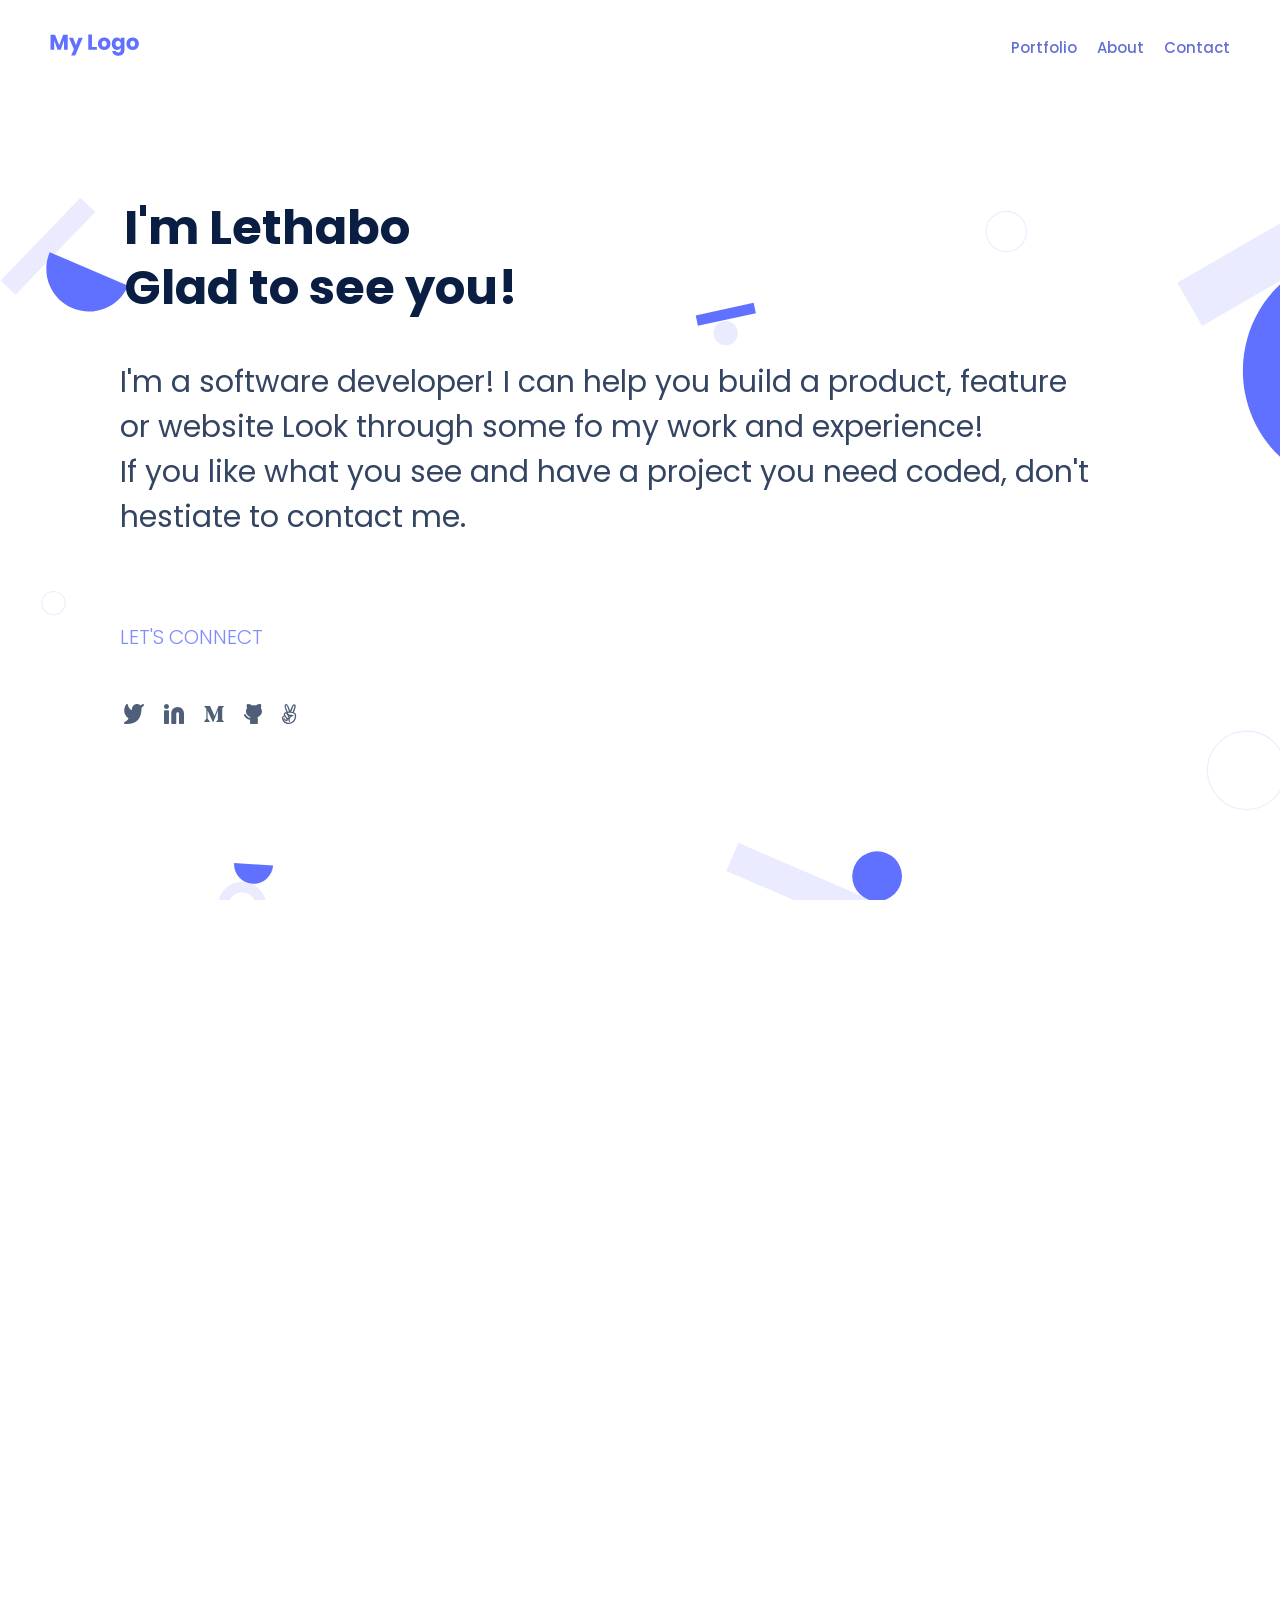
<file: index.html>
<!DOCTYPE html>
<html lang="en">

<head>
    <meta charset="UTF-8" />
    <meta http-equiv="X-UA-Compatible" content="IE=edge" />
    <meta name="viewport" content="width=device-width, initial-scale=1.0" />
    <link rel="stylesheet" href="style.css" />
    <script src="script.js"></script>
    <title>portfolio</title>
</head>

<body>
    <header id="toppart">
        <div id="slidemenu" class="overlay">
            <a href="javascript:void(0)" class="closebtn" onclick="closeNav()"><img src="./images/xicon.svg" alt="x icon" /></a>
            <p><a class="slidefont" href="#wrap" onclick="closeNav()">Portfolio</a></p>
            <p><a class="slidefont" href="#about_me" onclick="closeNav()">About</a></p>
            <p><a class="slidefont" href="#">Contact</a></p>
        </div>
        <nav class="toolbar">
            <div><img src="images/My Logo.svg" width="90" height="90" /></div>

            <div class="info-tag">
                <span style="font-size: 30px; cursor: pointer" onclick="openNav()"><img
              src="images/Hamburger button.svg"
              alt="three lines"
              width="24"
              height="24"
          /></span>
            </div>
            <div class="navigation_option">
                <a class="" href="#">Portfolio</a>
                <a class="" href="#">About</a>
                <a class="" href="#">Contact</a>
            </div>
        </nav>
    </header>

    <section id="Introduction">
        <h1 class="">
            I'm Lethabo<br /> Glad to see you!
        </h1>
        <div class="mid">
            <p>
                I'm a software developer! I can help you build a product, feature<br /> or website Look through some fo my work and experience!<br /> If you like what you see and have a project you need coded, don't hestiate to contact me.
            </p>
        </div>
        <p class="center">LET'S CONNECT</p>
        <ul class="Socials">
            <li>
                <a href="#"><img src="images/Twitter.svg" alt="Twitter" /></a>
            </li>
            <li>
                <a href="#"><img src="images/Linkedin.svg" alt="Linkedin" /></a>
            </li>
            <li>
                <a href="#"><img src="images/Medium.svg" alt="Medium" /></a>
            </li>
            <li>
                <a href="#"><img src="images/GitHub.svg" alt="GitHub" /></a>
            </li>
            <li>
                <a href="#"><img src="images/Angel list.svg" alt="ANGEL LIST" /></a>
            </li>
        </ul>
    </section>

    <section id="wrap">
        <div class="whitebox">
            <div class="imageclass">
                <img src="images/Nature.png" width="500" height="400" />
            </div>
            <div class="description">
                <h2 class="heading">Tonic</h2>

                <div>
                    <ul class="list_align">
                        <li class="bold">CANOPY</li>
                        <img src="images/Counter.svg" />
                        <li>Back End Dev</li>
                        <img src="images/Counter.svg" />
                        <li>2015</li>
                    </ul>
                </div>
                <p>
                    A daily selection of privately personalized reads;no accounts<br /> or sign-ups required.
                </p>
                <ul class="tags">
                    <li>Html</li>
                    <li>Css</li>
                    <li>Javascript</li>
                </ul>
                <button type="button" class="bluebutton" id="myBtn">See More</button>
            </div>
        </div>
        <div class="whitebox">
            <div class="imageclass">
                <img src="images/colorfulbasketball.svg" width="500" height="400" />
            </div>
            <div class="description">
                <h2 class="heading">Multi-Post<br />Stories</h2>
                <div>
                    <ul class="list_align">
                        <li class="bold">CANOPY</li>
                        <img src="images/Counter.svg" />
                        <li>Back End Dev</li>
                        <img src="images/Counter.svg" />
                        <li>2015</li>
                    </ul>
                </div>
                <p>
                    Experimental content creation feature that allows users to<br /> add to an existing story over the course of a day without<br /> spamming their friends.
                </p>
                <ul class="tags">
                    <li>Html</li>
                    <li>Css</li>
                    <li>Javascript</li>
                </ul>
                <button type="button" class="bluebutton" id="myBtn1">See More</button>
            </div>
        </div>
        <div class="whitebox">
            <div class="imageclass">
                <img src="images/orange ting.svg" width="500" height="400" />
            </div>
            <div class="description">
                <div>
                    <h2 class="heading">Facebook</h2>
                </div>
                <div>
                    <ul class="list_align">
                        <li class="bold">CANOPY</li>
                        <img src="images/Counter.svg" />
                        <li>Back End Dev</li>
                        <img src="images/Counter.svg" />
                        <li>2015</li>
                    </ul>
                </div>
                <p>
                    Exploring the future of media in Facebook's first Virtual Reality<br /> app; a place to discover and enjoy 360 photos and videos on<br /> Gear VR.
                </p>
                <ul class="tags">
                    <li>Html</li>
                    <li>Css</li>
                    <li>Javascript</li>
                </ul>
                <button type="button" class="bluebutton" id="myBtn2">See More</button>
            </div>
        </div>
        <div class="whitebox">
            <div class="imageclass">
                <img src="images/uber nav.svg" width="500" height="400" />
            </div>
            <div class="description">
                <h2 class="heading">
                    Uber Navigation<br /> Stories
                </h2>
                <div>
                    <ul class="list_align">
                        <li class="bold">CANOPY</li>
                        <img src="images/Counter.svg" />
                        <li>Back End Dev</li>
                        <img src="images/Counter.svg" />
                        <li>2015</li>
                    </ul>
                </div>
                <p>
                    A smart assistant to make driving more safe, efficient, and fun<br /> by unlocking your most expensive computer: your car.
                </p>
                <ul class="tags">
                    <li>Html</li>
                    <li>Css</li>
                    <li>Javascript</li>
                </ul>
                <button type="button" class="bluebutton" id="myBtn3">See More</button>
            </div>
        </div>
    </section>
    <section class="project-part"></section>
    <section id="about_me">
        <div class="leftpart">
            <h2>
                About<br /> Myself
            </h2>
            <div class="mid">
                <p>
                    Hello I’m a software developer! I can help you build a product , feature or website Look through some of my work and experience! If you like what you see and have a project you need coded, don’t hestiate to contact me.
                </p>
            </div>
            <p class="center">LET'S CONNECT</p>
            <ul class="Socials">
                <li>
                    <a href="# "><img src="images/Twitter.svg " alt="Twitter " /></a>
                </li>
                <li>
                    <a href="# "><img src="images/Linkedin.svg " alt="Linkedin " /></a>
                </li>
                <li>
                    <a href="# "><img src="images/Medium.svg " alt="Medium " /></a>
                </li>
                <li>
                    <a href="# "><img src="images/GitHub.svg " alt="GitHub " /></a>
                </li>
                <li>
                    <a href="# "><img src="images/Angel list.svg " alt="ANGEL LIST " /></a>
                </li>
            </ul>
            <div>
                <button type="button" class="bluebutton">Get my resume</button>
            </div>
        </div>
        <div class="sidebyside">
            <ul class="listed">
                <h3 class="codeused">
                    Languages
                    <img class="down_arrow_icon" src="./images/Icon - Chevron - Down - Larger.png " alt="down " />
                </h3>
                <div class="code">
                    <li class="grey_area">
                        <img src="images/javascriptLogo.png " alt="Javascript " /><span>Javascript</span>
                    </li>
                    <li class="grey_area">
                        <img src="images/html logo.png " alt="HTML " /><span>HTML</span>
                    </li>
                    <li class="grey_area">
                        <img src="images/css logo.png " alt="CSS " />
                        <span>CSS</span>
                    </li>
                </div>
            </ul>
            <div>
                <ul class="listed">
                    <h3 class="codeused">
                        Frameworks
                        <img class="arrow_icon" src="images/Icon - Chevron - Right - Larger.png " alt="down " />
                    </h3>

                    <img src="images/Separator Bottom.svg " />
                    <h3 class="codeused">
                        Skills
                        <img class="arrow_icon" src="images/Icon - Chevron - Right - Larger.png " alt="down " />
                    </h3>
                    <img src="images/Separator Bottom.svg " />
                </ul>
            </div>
        </div>
    </section>
    <footer class="contact-menu">
        <h2 class="background">Contact me</h2>
        <p>
            If you have an application you are interested in developing, a feature that you need built or a project that needs coding. I’d love to help with it
        </p>
        <form class="contact-form" action="https://formspree.io/f/mvkyqjql" method="post">
            <input type="text" id="name" name="text" placeholder="Yeremias" size="30" required />
            <input type="email" id="email" placeholder="natajayanj14@gmail.com" size="30" required /> <span class="error"></span>
            <input type="message" id="message" name="message" placeholder="Write your message here" required minlength="4" maxlength="500" size="100" />
            <div>
                <button type="submit" class="bluebutton2">Get In touch</button>
            </div>
        </form>
    </footer>
    <div id="myPopup" class="popup">
        <div class="popup-content">
            <span class="close">&times;</span>
            <h2>Tonic</h2>
            <div>
                <ul class="list_align">
                    <li class="bold">CANOPY</li>
                    <img src="images/Counter.svg" />
                    <li>Back End Dev</li>
                    <img src="images/Counter.svg" />
                    <li>2015</li>
                </ul>
            </div>
            <div class="images-center">
                <img src="images/nature.svg" height="400" />
            </div>
            <div class="perpendicular">
                <p class="text2">Lorem Ipsum is simply dummy text of the printing and typesetting industry. Lorem Ipsum has been the industry's standard dummy text ever since the 1500s, when an unknown printer took a galley of type and scrambled it to make a type specimen
                    book. It has survived not only five centuries, but also the leap into electronic typesetting, remaining essent</p>
                <div class="space">
                    <ul class="tags">
                        <li>Html</li>
                        <li>Css</li>
                        <li>Javascript</li>
                    </ul>
                    <div class="button">
                        <button type="button" class="bluebutton">see live <img src="./images/golive.svg" width="10"/></button>
                        <button type="button" class="bluebutton">see source <img src="./images/Vector.svg" width="10"/></button>
                    </div>
                </div>
            </div>
        </div>
    </div>
    <div id="myPopup1" class="popup1">
        <div class="popup-content1">
            <span class="close1">&times;</span>
            <h2>Multi-Post</h2>
            <div>
                <ul class="list_align">
                    <li class="bold">CANOPY</li>
                    <img src="images/Counter.svg" />
                    <li>Back End Dev</li>
                    <img src="images/Counter.svg" />
                    <li>2015</li>
                </ul>
            </div>
            <div class="images-center">
                <img src="images/colorfulbasketball.svg" width="500" height="400" />
            </div>
            <div class="perpendicular">
                <p class="text2">Lorem Ipsum is simply dummy text of the printing and typesetting industry. Lorem Ipsum has been the industry's standard dummy text ever since the 1500s, when an unknown printer took a galley of type and scrambled it to make a type specimen
                    book. It has survived not only five centuries, but also the leap into electronic typesetting, remaining essent</p>
                <div class="space">
                    <ul class="tags">
                        <li>Html</li>
                        <li>Css</li>
                        <li>Javascript</li>
                    </ul>
                    <div class="button">
                        <button type="button" class="bluebutton">see live <img src="./images/golive.svg" width="10"/></button>
                        <button type="button" class="bluebutton">see source <img src="./images/Vector.svg" width="10"/></button>
                    </div>
                </div>
            </div>
        </div>
    </div>
    <div id="myPopup2" class="popup2">
        <div class="popup-content2">
            <span class="close2">&times;</span>
            <h2>Facebook</h2>
            <div>
                <ul class="list_align">
                    <li class="bold">CANOPY</li>
                    <img src="images/Counter.svg" />
                    <li>Back End Dev</li>
                    <img src="images/Counter.svg" />
                    <li>2015</li>
                </ul>
            </div>
            <div class="images-center">
                <img src="images/orange ting.svg" width="500" height="400" />
            </div>
            <div class="perpendicular">
                <p class="text2">Lorem Ipsum is simply dummy text of the printing and typesetting industry. Lorem Ipsum has been the industry's standard dummy text ever since the 1500s, when an unknown printer took a galley of type and scrambled it to make a type specimen
                    book. It has survived not only five centuries, but also the leap into electronic typesetting, remaining essent</p>
                <div class="space">
                    <ul class="tags">
                        <li>Html</li>
                        <li>Css</li>
                        <li>Javascript</li>
                    </ul>
                    <div class="button">
                        <button type="button" class="bluebutton">see live <img src="./images/golive.svg" width="10"/></button>
                        <button type="button" class="bluebutton">see source <img src="./images/Vector.svg" width="10"/></button>
                    </div>
                </div>
            </div>
        </div>
    </div>
    <div id="myPopup3" class="popup3">
        <div class="popup-content3">
            <span class="close3">&times;</span>
            <h2>Uber Navigation</h2>
            <div>
                <ul class="list_align">
                    <li class="bold">CANOPY</li>
                    <img src="images/Counter.svg" />
                    <li>Back End Dev</li>
                    <img src="images/Counter.svg" />
                    <li>2015</li>
                </ul>
            </div>
            <div class="images-center">
                <img src="images/uber nav.svg" width="10" />
            </div>
            <div class="perpendicular">
                <p class="text2">Lorem Ipsum is simply dummy text of the printing and typesetting industry. Lorem Ipsum has been the industry's standard dummy text ever since the 1500s, when an unknown printer took a galley of type and scrambled it to make a type specimen
                    book. It has survived not only five centuries, but also the leap into electronic typesetting, remaining essent</p>
                <div class="space">
                    <ul class="tags">
                        <li>Html</li>
                        <li>Css</li>
                        <li>Javascript</li>
                    </ul>
                    <div class="button">
                        <button type="button" class="bluebutton">see live <img src="./images/golive.svg" width="10"/></button>
                        <button type="button" class="bluebutton">see source <img src="./images/Vector.svg" width="10"/></button>
                    </div>
                </div>
            </div>
        </div>
    </div>
    <script src="popup.js"></script>
    <script src="validation.js"></script>
</body>

</html>
</file>
<file: style.css>
@import url('https://fonts.googleapis.com/css2?family=Poppins:ital,wght@0,100;0,200;0,300;0,400;0,500;0,600;0,700;0,800;0,900;1,100;1,200;1,300;1,400;1,500;1,600;1,700;1,800;1,900&display=swap');

* {
  margin: 0;
  padding: 0;
}

html {
  font-family: Poppins, sans-serif;
}

header .toolbar {
  font-family: Poppins, sans-serif;
  font-style: normal;
  font-weight: 700;
  font-size: 16px;
  line-height: 20px;
  color: #636fd4;
  display: flex;
  justify-content: space-between;
  align-items: center;
}

header .toolbar a {
  text-decoration: none;
  color: #636fd4;
}

header {
  margin: 0 auto;
  height: 48px;
  padding: 0 24px;
}

p {
  /* font-size: 4.3vw; */
  color: #344563;
}

.info-tag {
  padding: 3px 5px;
}

#Introduction {
  width: 100%;
  height: 718px;
  background-image: url("images/header-shapes\ mobile.svg");
  background-repeat: no-repeat;
  background-size: 100% 100%;
  padding-top: 114px;
  display: flex;
  flex-direction: column;
  gap: 12px;
}

#Introduction h1 {
  font-style: normal;
  font-weight: 700;
  font-size: 40px;
  color: #253652;
  padding: 0 24px;
}

footer p {
  font-family: Poppins, sans-serif;
  font-style: normal;
  font-weight: 400;
  font-size: 20px;
  line-height: 28px;
  text-align: center;
  color: #ebebff;
}

#toppart p {
  font-style: normal;
  font-weight: 400;
  font-size: 16px;
  color: #344563;
  padding: 0 24px;
}

.overlay a:hover {
  color: #818181;
}

#Introduction > a {
  font-style: normal;
  font-weight: 500;
  font-size: 16px;
  color: #7f8cff;
  text-decoration: none;
  padding: 0 24px;
}

.navigation_option {
  display: none;
  list-style: none;
  column-gap: 20px;
}

.Socials {
  display: flex;
  gap: 20px;
  list-style: none;
  padding: 0 24px;
}

.mid {
  padding: 20px;
  margin-right: 10px;
  color: #344563;
}

.center {
  padding: 20px;
  margin-right: 10px;
  color: #7f8cff;
  text-decoration: none;
  font-size: 20px;
}

#wrap {
  /* width: 100%; */
  margin: 20px 0;
  display: grid;
  row-gap: 70px;
  padding: 114px 24px;
  background: #e5e5e5;
  justify-items: center;
}

.whitebox {
  background: #fff;
  border-radius: 16px;
  border: 1px solid #c6c6c6;
  padding: 20px 15px;
  display: grid;
}

.list_align {
  font-family: 'Poppins', sans-serif;
  font-style: normal;
  display: flex;
  flex-direction: row;
  overflow: hidden;
}

.description {
  align-self: center;
  padding: 10px;
}

li {
  display: inline;
}

.bold {
  width: 55px;
  height: 16px;
  font-family: Poppins, sans-serif;
  font-style: normal;
  font-weight: 600;
  font-size: 13px;
  line-height: 16px;
  color: #344563;
  flex: none;
  order: 0;
  flex-grow: 0;
}

.heading {
  font-family: Poppins, sans-serif;
  font-style: normal;
  margin: 10px 0;
  color: #172b4d;
  font-size: 32px;
  font-weight: 700;
  line-height: 44px;
}

.bluebutton {
  cursor: pointer;
  font-size: 17px;
  color: #396df2;
  padding: 10px 20px;
  background: #fff;
  border-radius: 10px;
  border: 1px solid #396df2;
  text-decoration: none;
  overflow: hidden;
  margin-left: 20px;
}

.bluebutton:hover {
  background-color: #396df2;
  color: white;
}

.bluebutton:focus {
  background: #396df2;
  color: #fff;
}

/* added a new button */

.bluebutton2 {
  cursor: pointer;
  font-size: 17px;
  color: #396df2;
  padding: 10px 20px;
  background: #fff;
  border-radius: 10px;
  border: 1px solid #396df2;
  text-decoration: none;
  overflow: hidden;
}

.bluebutton2:hover {
  background-color: #396df2;
  color: white;
}

.bluebutton2:focus {
  background: #396df2;
  color: #fff;
}

/* added a new button */

.tags {
  display: flex;
  flex-wrap: wrap;
  margin: 10px 0;
}

.tags > li {
  padding: 8px;
  list-style: none;
  color: #6070ff;
  border-radius: 8px;
  margin-right: 8px;
  background: #ebebff;
  font-size: 12px;
  line-height: 16px;
  letter-spacing: 0.03em;
}

.text {
  width: 295px;
  height: 76px;
  font-family: Poppins, sans-serif;
  font-style: normal;
  font-weight: 400;
  font-size: 15px;
  line-height: 24px;
  color: #344563;
  flex: none;
  order: 1;
  flex-grow: 0;
}

/* changed the bold  to font weight */

.codeused {
  font-family: Poppins, sans-serif;
  font-style: normal;
  font-size: 20px;
  line-height: 24px;
  font-weight: 500;
  margin: 10px 0;
  display: flex;
  justify-content: space-between;
}

.down_arrow_icon {
  overflow: hidden;
}

.arrow_icon {
  overflow: hidden;
}

.grey_area {
  font-family: Poppins, sans-serif;
  font-style: normal;
  padding: 10px;
  color: #253858;
  display: flex;
  align-items: center;
  font-size: 15px;
  font-weight: 500;
  background: #f7f7f9;
  margin: 10px;
  border-radius: 8px;
}

.grey_area img {
  width: 40px;
  margin-right: 20px;
}

.imageclass img {
  max-width: 100%;
}

#about_me {
  width: 100%;
  background-image: url("images/about\ me.svg");
  background-repeat: no-repeat;
  background-size: 100% 100%;
  padding-top: 114px;
  display: flex;
  flex-direction: column;
  gap: 12px;
}

footer h2 {
  font-family: Poppins, sans-serif;
  font-style: normal;
  text-align: center;
  font-size: 40px;
  font-weight: 700;
  line-height: 52px;
  margin-top: 103px;
  color: #fff;
}

#about_me h2 {
  font-style: normal;
  font-weight: 700;
  font-size: 40px;
  color: #253652;
  padding: 0 24px;
}

/* replaced the paddding with the margin 10px 20px */

.listed {
  display: flex;
  flex-direction: column;
  margin: 10px 20px;
  list-style: none;
}

/* contact form */

footer.contact-menu {
  height: 779px;
  left: 0;
  top: 5410px;
  border-radius: 150px 0 0;
  padding: 103px 24px 24px 45px;
  background: url("images/contact\ form\ shapes-mobile@2x.svg") no-repeat center #6070ff;
}

.contact-form {
  width: 100%;
  display: grid;
}

input[type="text"] {
  width: 100%;
  margin: 10px 0;
  font-size: 17px;
  font-weight: 400;
  line-height: 20px;
  padding: 10px;
  color: #172b4d;
  border: 1px solid #cfd8dc;
  border-radius: 8px;
}

input[type="email"] {
  width: 100%;
  margin: 10px 0;
  font-size: 17px;
  font-weight: 400;
  line-height: 20px;
  padding: 10px;
  color: #172b4d;
  border: 1px solid #cfd8dc;
  border-radius: 8px;
}

input[type="message"] {
  width: 100%;
  border-radius: 8px;
  border: 1px solid rgb(231, 202, 202);
  min-height: 140px;
  padding: 10px;
  margin: 22px 0;
  color: #172b4d;
  font-family: Poppins, sans-serif;
  line-height: 20px;
}

.overlay {
  height: 100%;
  width: 0;
  position: fixed;
  z-index: 10;
  top: 0;
  left: 0;
  background-color: #6070ff !important;
  overflow-x: hidden;
  transition: 0.5s;
  padding-top: 60px;
  text-align: left;
}

.overlay .closebtn {
  position: absolute;
  top: 0;
  right: 25px;
  font-size: 36px;
  margin-left: 50px;
}

.overlay p .slidefont {
  color: #fff;
  font-family: Poppins, sans-serif;
  font-style: normal;
  font-weight: 600;
  font-size: 32px;
  line-height: 2;
  margin-top: 0;
  margin-bottom: 0;
  text-indent: 22px;
}

/* popup */

.popup {
  display: none;
  position: fixed;
  z-index: 1;
  left: 0;
  top: 0;
  width: 100%;
  height: 100%;
  overflow: auto;
  background-color: rgba(0, 0, 0, 40%);
}

.popup-content {
  background-color: #fefefe;
  margin: 15% auto;
  padding: 20px;
  border-radius: 16px;
  border: 1px solid #888;
  width: 80%;
}

.close {
  color: #aaa;
  float: right;
  font-size: 28px;
  font-weight: bold;
}

.close:hover,
.close:focus {
  color: black;
  text-decoration: none;
  cursor: pointer;
}

.popup1 {
  display: none;
  position: fixed;
  z-index: 1;
  left: 0;
  top: 0;
  width: 100%;
  height: 100%;
  overflow: auto;
  background-color: rgba(0, 0, 0, 40%);
}

.popup-content1 {
  background-color: #fefefe;
  margin: 15% auto;
  padding: 20px;
  border-radius: 16px;
  border: 1px solid #888;
  width: 80%;
}

.close1 {
  color: #aaa;
  float: right;
  font-size: 28px;
  font-weight: bold;
}

.close1:hover,
.close1:focus {
  color: black;
  text-decoration: none;
  cursor: pointer;
}

.popup2 {
  display: none;
  position: fixed;
  z-index: 1;
  left: 0;
  top: 0;
  width: 100%;
  height: 100%;
  overflow: auto;
  background-color: rgba(0, 0, 0, 40%);
}

.popup-content2 {
  background-color: #fefefe;
  margin: 15% auto;
  padding: 20px;
  border-radius: 16px;
  border: 1px solid #888;
  width: 80%;
}

.close2 {
  color: #aaa;
  float: right;
  font-size: 28px;
  font-weight: bold;
}

.close2:hover,
.close2:focus {
  color: black;
  text-decoration: none;
  cursor: pointer;
}

.popup3 {
  display: none;
  position: fixed;
  z-index: 1;
  left: 0;
  top: 0;
  width: 100%;
  height: 100%;
  overflow: auto;
  background-color: rgba(0, 0, 0, 40%);
}

.popup-content3 {
  background-color: #fefefe;
  margin: 15% auto;
  padding: 20px;
  border-radius: 16px;
  border: 1px solid #888;
  width: 80%;
}

.close3 {
  color: #aaa;
  float: right;
  font-size: 28px;
  font-weight: bold;
}

.close3:hover,
.close3:focus {
  color: black;
  text-decoration: none;
  cursor: pointer;
}

.buttons {
  width: 200px;
  margin: 0 auto;
  display: inline;
}

.alive-button {
  width: 200px;
  margin: 0 auto;
  display: inline;
}

.images-center img {
  width: 100%;
  height: auto;
}

.text2 {
  width: 311px;
  height: 220px;
  font-family: Poppins, sans-serif;
  font-style: normal;
  font-weight: 400;
  font-size: 15px;
  line-height: 24px;
  color: #344563;
  flex: none;
  order: 0;
  flex-grow: 0;
}

/* For desktop: */

@media only screen and (min-width: 768px) {
  html,
  body {
    width: 100%;
    height: 100%;
    margin: 0;
    padding: 0;
    overflow-x: hidden;
  }

  #toppart {
    padding: 0 50px;
  }

  body {
    margin: 0;
  }

  #Introduction {
    background-repeat: no-repeat;
    display: flex;
    padding: 150px 100px;
    background-image: url("images/Header\ bg.svg");
    background-color: #fff;
  }

  .info-tag {
    display: none;
  }

  #Introduction h1 {
    color: #091e42;
    font-family: Poppins, sans-serif;
    font-style: normal;
    font-weight: 700;
    font-size: 48px;
    line-height: 60px;
  }

  .toolbar {
    background-repeat: no-repeat;
    display: flex;
    justify-content: center;
    margin: 0;
  }

  .navigation_option {
    display: flex;
    align-self: center;
    justify-self: center;
    flex-direction: row;
    font-weight: 500;
    font-size: 15px;
    line-height: 20px;
  }

  .navigation_option a {
    color: #344563;
  }

  .mid {
    font-family: Poppins, sans-serif;
    font-style: normal;
    font-weight: 400;
    font-size: 30px;
    color: #344563;
    width: 80%;
  }

  .center {
    font-weight: 300;
    font-size: 20px;
  }

  .whitebox {
    display: flex;
    flex-direction: row;
    border: 2px solid #a7aeff;
    border-radius: 24px;
  }

  .whitebox:nth-child(even) .imageclass {
    order: 2;
  }

  #about_me {
    display: grid;
    grid-template-columns: 1fr 1fr;
    padding-bottom: 100px;
  }

  .sidebyside {
    margin-top: 60px;
    float: right;
    width: 100%;
    height: 280px;
  }

  .code {
    display: flex;
    flex-direction: row;
    column-gap: 10px;
  }

  .grey_area {
    flex-direction: column;
    align-items: flex-start;
    width: 122px;
    height: 120px;
  }

  .grey_area img {
    margin-bottom: 15px;
  }

  .description {
    margin-left: 15px;
  }

  p {
    margin-top: 10px;
    margin-bottom: 20px;
  }

  button[type="button"] {
    margin-top: 20px;
  }

  .contact-form {
    justify-content: center;
    align-items: center;
    display: flex;
    flex-direction: column;
  }

  footer.contact-menu {
    padding: 182px 400px 127px;
    background: url("images/contact\ form\ background\ shapes.png") no-repeat center center #6070ff;
    display: grid;
    overflow: auto;
  }

  input[type="text"] {
    border-radius: 2px;
  }

  input[type="email"] {
    border-radius: 2px;
  }

  input[type="message"] {
    border-radius: 2px;
  }

  /* desktop popup */

  .images-center img {
    display: grid;
    margin-left: auto;
    margin-right: auto;
    width: 100%;
  }

  .perpendicular {
    display: grid;
    grid-template-columns: 1fr 1fr;
    padding-bottom: 100px;
  }

  .space {
    margin-left: 150px;
  }

  .text2 {
    width: 778px;
    height: 382px;
    font-family: Poppins, sans-serif;
    font-style: normal;
    font-weight: 400;
    font-size: 16px;
    line-height: 30px;
    color: #344563;
    flex: none;
    order: 0;
    flex-grow: 0;
  }
}
</file>
